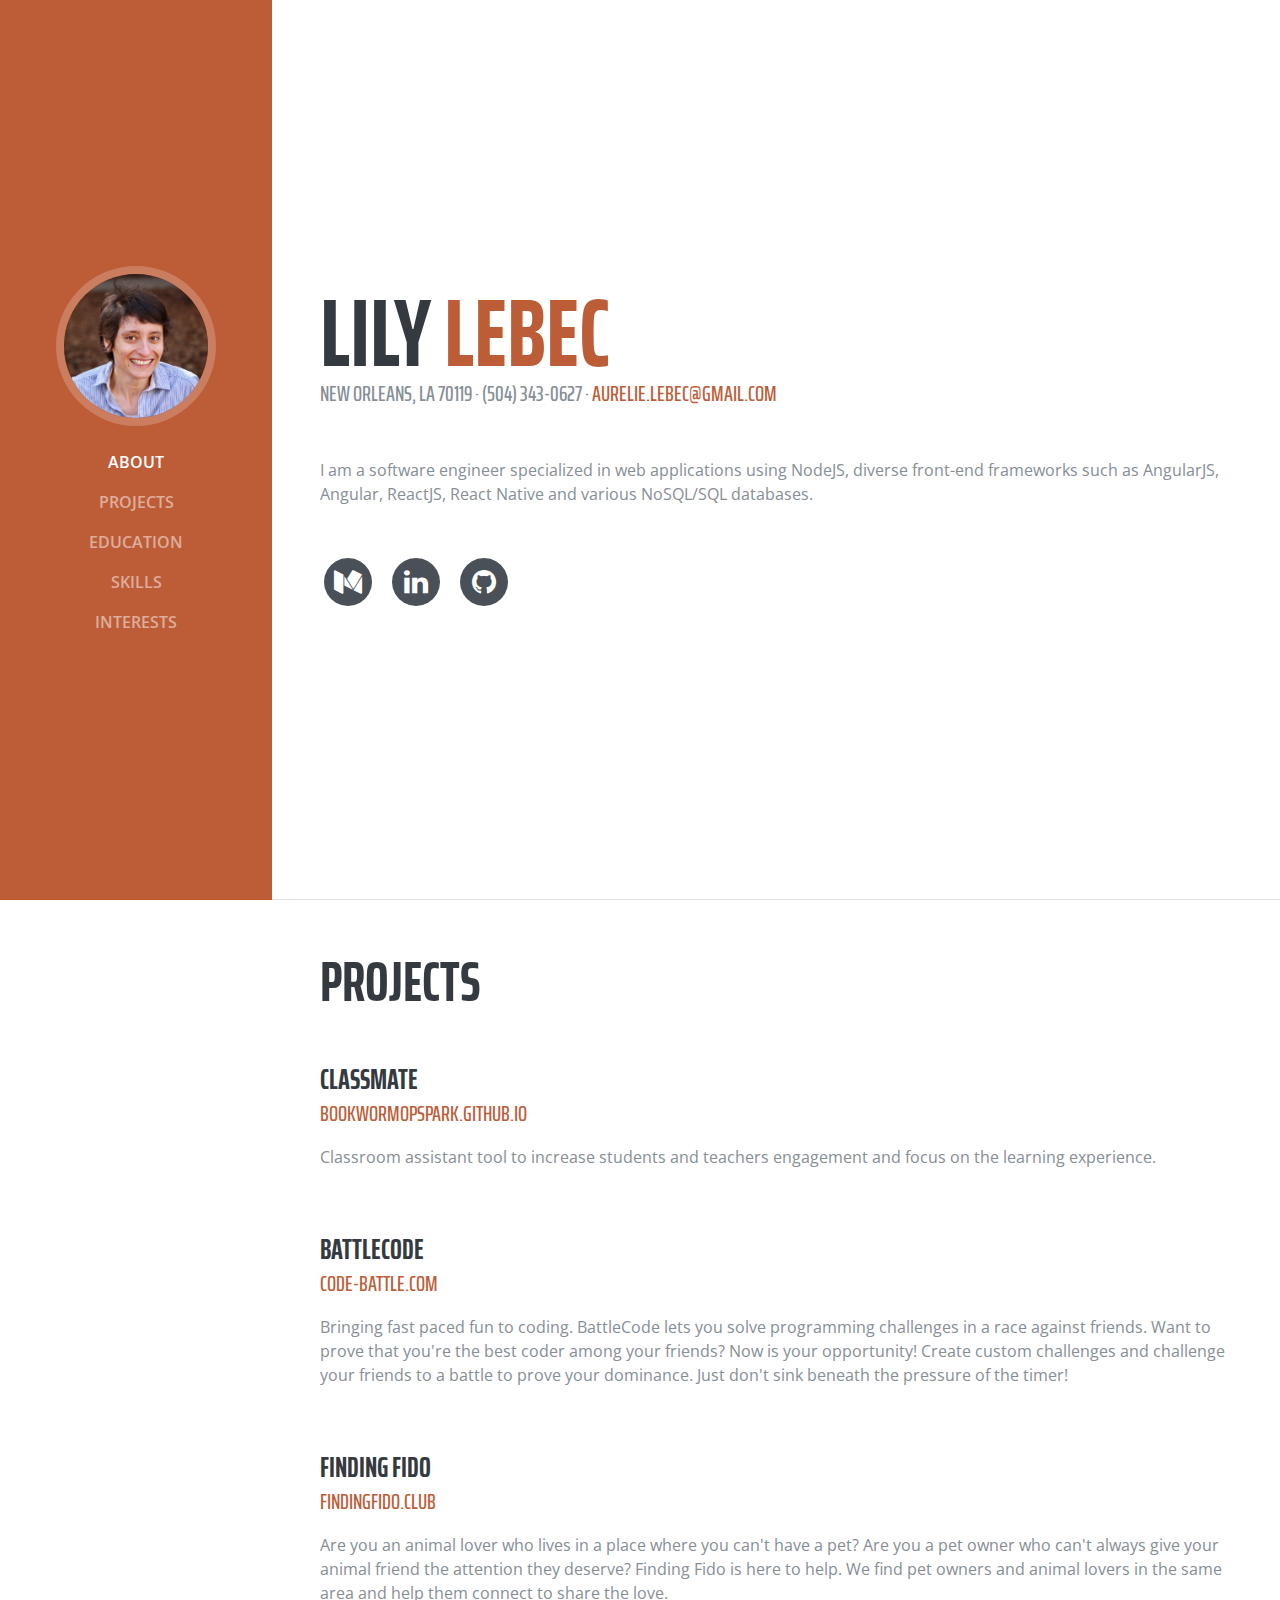
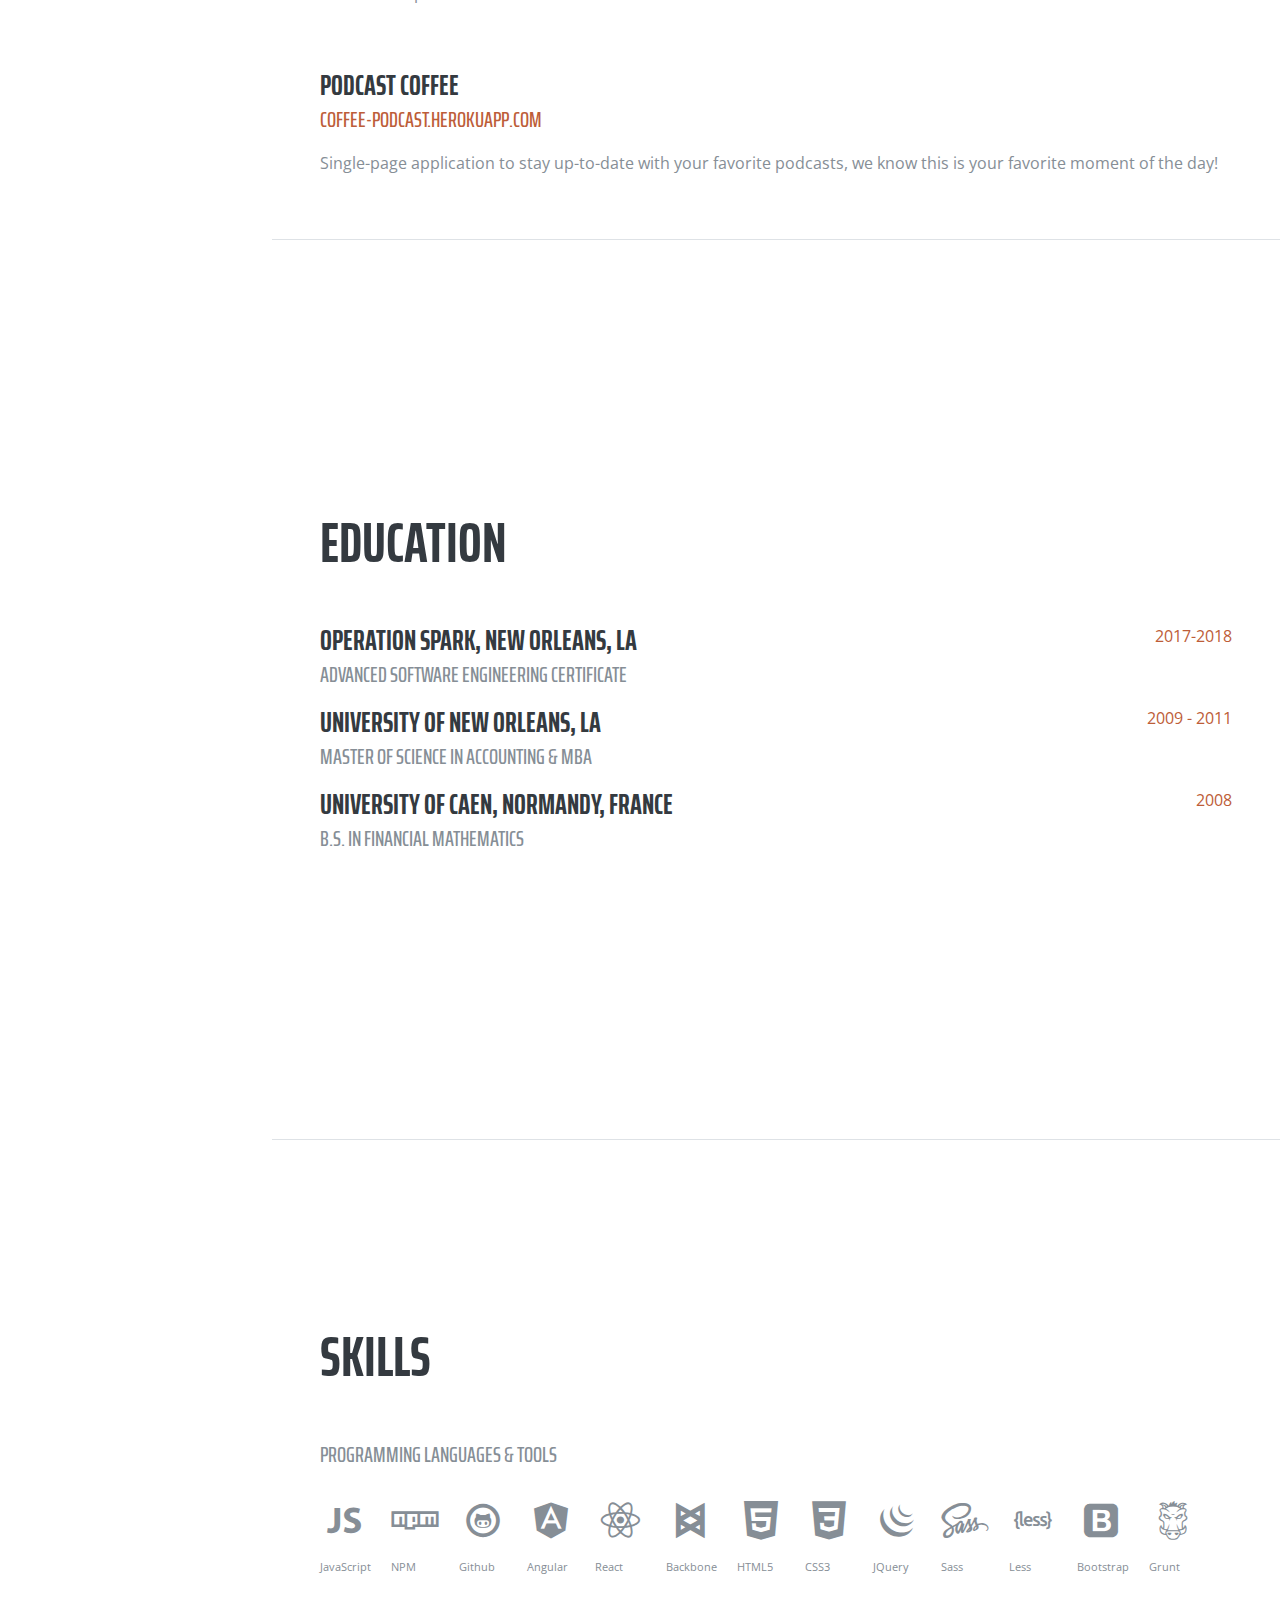
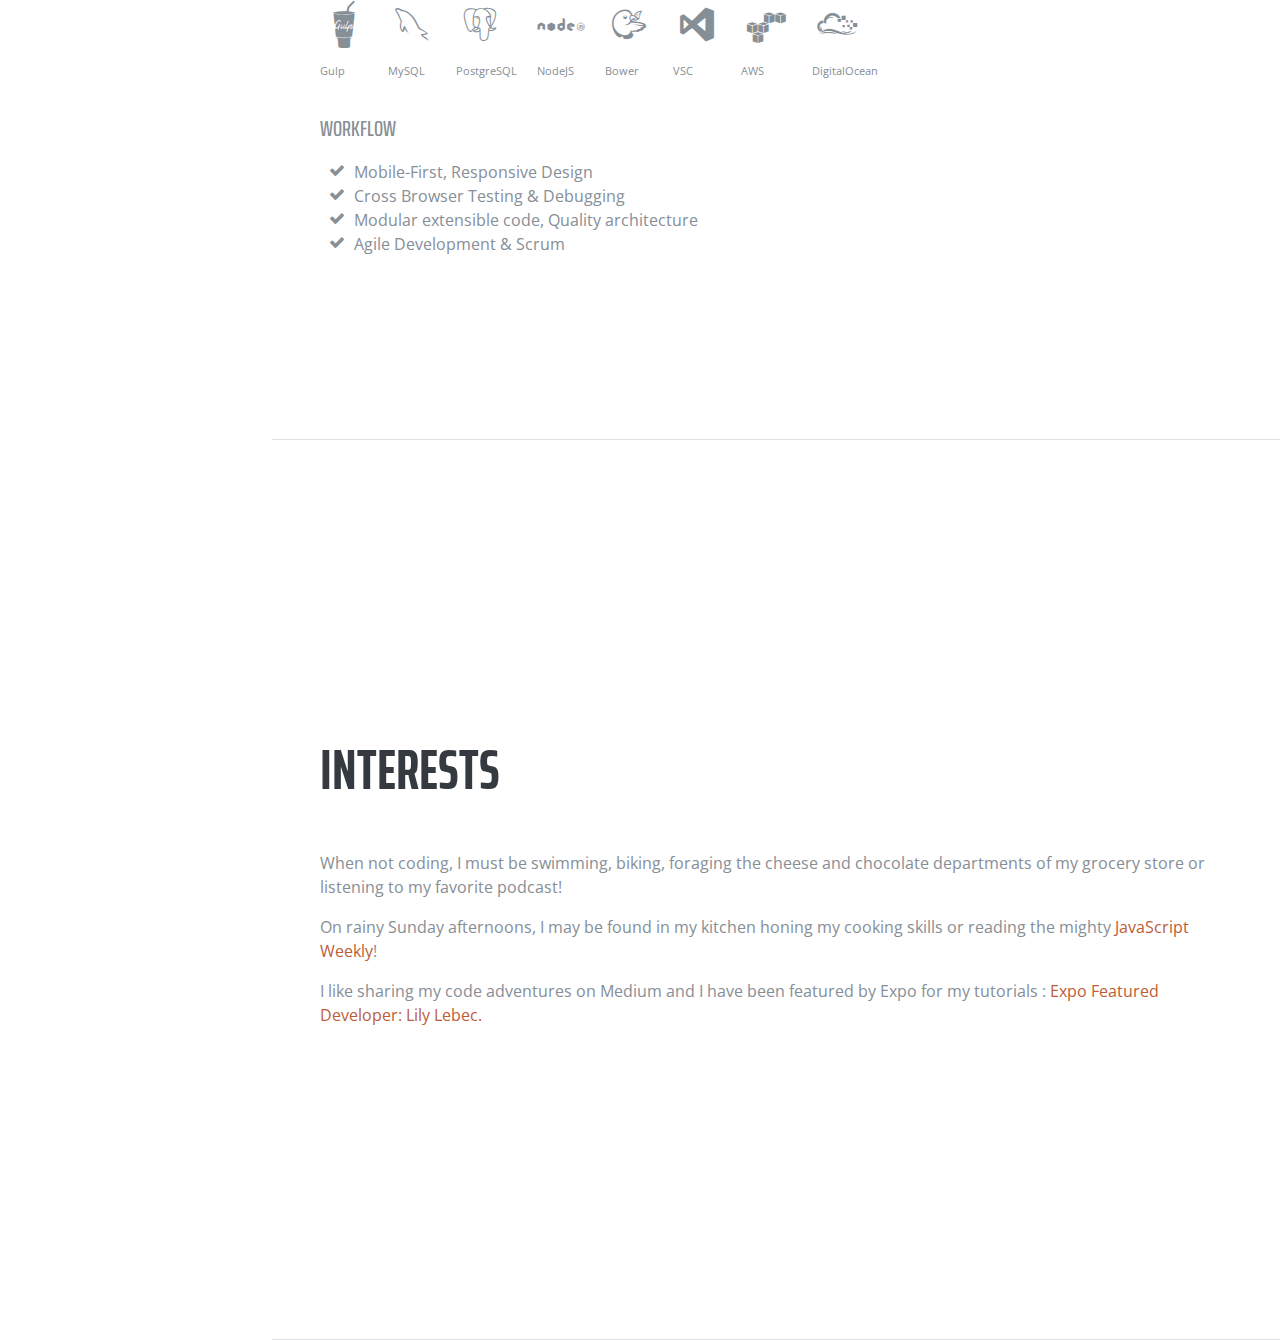
<file: index.html>
<!DOCTYPE html>
<html lang="en">

<head>

  <meta charset="utf-8">
  <meta name="viewport" content="width=device-width, initial-scale=1, shrink-to-fit=no">
  <meta name="description" content="">
  <meta name="author" content="">

  <title>LilyLebec</title>
  <link rel="icon" type="img/ico" href="img/favicon.ico">


  <!-- Bootstrap core CSS -->
  <link href="vendor/bootstrap/css/bootstrap.min.css" rel="stylesheet">

  <!-- Custom fonts for this template -->
  <link href="https://fonts.googleapis.com/css?family=Saira+Extra+Condensed:100,200,300,400,500,600,700,800,900" rel="stylesheet">
  <link href="https://fonts.googleapis.com/css?family=Open+Sans:300,300i,400,400i,600,600i,700,700i,800,800i" rel="stylesheet">
  <link href="vendor/font-awesome/css/font-awesome.min.css" rel="stylesheet">
  <link href="vendor/devicons/css/devicons.min.css" rel="stylesheet">
  <link href="vendor/simple-line-icons/css/simple-line-icons.css" rel="stylesheet">

  <!-- Custom styles for this template -->
  <link href="css/resume.min.css" rel="stylesheet">

</head>

<body id="page-top">

  <nav class="navbar navbar-expand-lg navbar-dark bg-primary fixed-top" id="sideNav">
    <a class="navbar-brand js-scroll-trigger" href="#page-top">
      <span class="d-block d-lg-none"></span>
      <span class="d-none d-lg-block">
        <img class="img-fluid img-profile rounded-circle mx-auto mb-2" src="img/LiliHeadshot2.png" alt="">
      </span>
    </a>
    <button class="navbar-toggler" type="button" data-toggle="collapse" data-target="#navbarSupportedContent" aria-controls="navbarSupportedContent"
      aria-expanded="false" aria-label="Toggle navigation">
      <span class="navbar-toggler-icon"></span>
    </button>
    <div class="collapse navbar-collapse" id="navbarSupportedContent">
      <ul class="navbar-nav">
        <li class="nav-item">
          <a class="nav-link js-scroll-trigger" href="#about">About</a>
        </li>
        <li class="nav-item">
          <a class="nav-link js-scroll-trigger" href="#experience">Projects</a>
        </li>
        <li class="nav-item">
          <a class="nav-link js-scroll-trigger" href="#education">Education</a>
        </li>
        <li class="nav-item">
          <a class="nav-link js-scroll-trigger" href="#skills">Skills</a>
        </li>
        <li class="nav-item">
          <a class="nav-link js-scroll-trigger" href="#interests">Interests</a>
        </li>
      </ul>
    </div>
  </nav>

  <div class="container-fluid p-0">

    <section class="resume-section p-3 p-lg-5 d-flex d-column" id="about">
      <div class="my-auto">
        <h1 class="mb-0">Lily
          <span class="text-primary">Lebec</span>
        </h1>
        <div class="subheading mb-5">New Orleans, LA 70119 · (504) 343-0627 ·
          <a href="mailto:name@email.com">aurelie.lebec@gmail.com</a>
        </div>
        <p class="mb-5"> I am a software engineer specialized in web applications using NodeJS, diverse front-end frameworks such as AngularJS,
          Angular, ReactJS, React Native and various NoSQL/SQL databases.</p>
        <ul class="list-inline list-social-icons mb-0">
          <li class="list-inline-item">
            <a target="_blank" href="https://medium.com/@aurelie.lebec">
              <span class="fa-stack fa-lg">
                <i class="fa fa-circle fa-stack-2x"></i>
                <i class="fa fa-medium fa-stack-1x fa-inverse"></i>
              </span>
            </a>
          </li>
          <li class="list-inline-item">
            <a target="_blank" href="https://www.linkedin.com/in/aurelie-lebec/">
              <span class="fa-stack fa-lg">
                <i class="fa fa-circle fa-stack-2x"></i>
                <i class="fa fa-linkedin fa-stack-1x fa-inverse"></i>
              </span>
            </a>
          </li>
          <li class="list-inline-item">
            <a target="_blank" href="https://github.com/aurelieuno">
              <span class="fa-stack fa-lg">
                <i class="fa fa-circle fa-stack-2x"></i>
                <i class="fa fa-github fa-stack-1x fa-inverse"></i>
              </span>
            </a>
          </li>
        </ul>
      </div>
    </section>

    <section class="resume-section p-3 p-lg-5 d-flex flex-column" id="experience">
      <div class="my-auto">
        <h2 class="mb-5">Projects</h2>

        <div class="resume-item d-flex flex-column flex-md-row mb-5">
          <div class="resume-content mr-auto">
            <h3 class="mb-0">ClassMate</h3>
            <div class="subheading mb-3">
              <a target="_blank" href='https://bookwormopspark.github.io/'>bookwormopspark.github.io</a>
            </div>
            <p>Classroom assistant tool to increase students and teachers engagement and focus on the learning experience.</p>
          </div>
        </div>

        <div class="resume-item d-flex flex-column flex-md-row mb-5">
          <div class="resume-content mr-auto">
            <h3 class="mb-0">BattleCode</h3>
            <div class="subheading mb-3">
              <a target="_blank" href='http://code-battle.com'>code-battle.com</a>
            </div>
            <p>Bringing fast paced fun to coding. BattleCode lets you solve programming challenges in a race against friends.
              Want to prove that you're the best coder among your friends? Now is your opportunity! Create custom challenges
              and challenge your friends to a battle to prove your dominance. Just don't sink beneath the pressure of the
              timer!
            </p>
          </div>
        </div>

        <div class="resume-item d-flex flex-column flex-md-row mb-5">
          <div class="resume-content mr-auto">
            <h3 class="mb-0">Finding Fido</h3>
            <div class="subheading mb-3">
              <a target="_blank" href='http://findingthefido.club'>findingfido.club</a>
            </div>
            <p>Are you an animal lover who lives in a place where you can't have a pet? Are you a pet owner who can't always
              give your animal friend the attention they deserve? Finding Fido is here to help. We find pet owners and animal
              lovers in the same area and help them connect to share the love.</p>
          </div>
        </div>

        <div class="resume-item d-flex flex-column flex-md-row">
          <div class="resume-content mr-auto">
            <h3 class="mb-0">Podcast Coffee</h3>
            <div class="subheading mb-3">
              <a target="_blank" href='https://coffee-podcast.herokuapp.com'>coffee-podcast.herokuapp.com</a>
            </div>
            <p>Single-page application to stay up-to-date with your favorite podcasts, we know this is your favorite moment
              of the day!</p>
          </div>
        </div>

      </div>

    </section>

    <section class="resume-section p-3 p-lg-5 d-flex flex-column" id="education">
      <div class="my-auto">
        <h2 class="mb-5">Education</h2>

        <div class="resume-item d-flex flex-column flex-md-row">
          <div class="resume-content mr-auto">
            <h3 class="mb-0">OPERATION SPARK, NEW ORLEANS, LA
            </h3>
            <div class="subheading mb-3">ADVANCED SOFTWARE ENGINEERING CERTIFICATE
            </div>
          </div>
          <div class="resume-date text-md-right">
            <span class="text-primary">2017-2018</span>
          </div>
        </div>

        <div class="resume-item d-flex flex-column flex-md-row">
          <div class="resume-content mr-auto">
            <h3 class="mb-0">UNIVERSITY OF NEW ORLEANS, LA</h3>
            <div class="subheading mb-3">Master of Science in Accounting & MBA</div>
          </div>
          <div class="resume-date text-md-right">
            <span class="text-primary">2009 - 2011</span>
          </div>
        </div>

        <div class="resume-item d-flex flex-column flex-md-row">
          <div class="resume-content mr-auto">
            <h3 class="mb-0">UNIVERSITY OF CAEN, NORMANDY, FRANCE</h3>
            <div class="subheading mb-3">B.S. in Financial Mathematics</div>
          </div>
          <div class="resume-date text-md-right">
            <span class="text-primary">2008</span>
          </div>
        </div>

      </div>
    </section>

    <section class="resume-section p-3 p-lg-5 d-flex flex-column" id="skills">
      <div class="my-auto">
        <h2 class="mb-5">Skills</h2>

        <div class="subheading mb-3">Programming Languages &amp; Tools</div>
        <ul class="list-inline list-icons">
          <li class="list-inline-item">
            <i class="devicons devicons-javascript"></i>
            <p class="icon-text">JavaScript</p>
          </li>
          <li class="list-inline-item">
            <i class="devicons devicons-npm"></i>
            <p class="icon-text">NPM</p>
          </li>
          <li class="list-inline-item">
            <i class="devicons devicons-github"></i>
            <p class="icon-text">Github</p>
          </li>
          <li class="list-inline-item">
            <i class="devicons devicons-angular"></i>
            <p class="icon-text">Angular</p>
          </li>
          <li class="list-inline-item">
            <i class="devicons devicons-react"></i>
            <p class="icon-text">React</p>
          </li>
          <li class="list-inline-item">
            <i class="devicons devicons-backbone"></i>
            <p class="icon-text">Backbone</p>
          </li>
          <li class="list-inline-item">
            <i class="devicons devicons-html5"></i>
            <p class="icon-text">HTML5</p>
          </li>
          <li class="list-inline-item">
            <i class="devicons devicons-css3"></i>
            <p class="icon-text">CSS3</p>
          </li>
          <li class="list-inline-item">
            <i class="devicons devicons-jquery"></i>
            <p class="icon-text">JQuery</p>
          </li>
          <li class="list-inline-item">
            <i class="devicons devicons-sass"></i>
            <p class="icon-text">Sass</p>
          </li>
          <li class="list-inline-item">
            <i class="devicons devicons-less"></i>
            <p class="icon-text">Less</p>
          </li>
          <li class="list-inline-item">
            <i class="devicons devicons-bootstrap"></i>
            <p class="icon-text">Bootstrap</p>
          </li>
          <li class="list-inline-item">
            <i class="devicons devicons-grunt"></i>
            <p class="icon-text">Grunt</p>
          </li>
          <li class="list-inline-item">
            <i class="devicons devicons-gulp"></i>
            <p class="icon-text">Gulp</p>
          </li>
          <li class="list-inline-item">
            <i class="devicons devicons-mysql"></i>
            <p class="icon-text">MySQL</p>
          </li>
          <li class="list-inline-item">
            <i class="devicons devicons-postgresql"></i>
            <p class="icon-text">PostgreSQL</p>
          </li>
          <li class="list-inline-item">
            <i class="devicons devicons-nodejs"></i>
            <p class="icon-text">NodeJS</p>
          </li>
          <li class="list-inline-item">
            <i class="devicons devicons-bower"></i>
            <p class="icon-text">Bower</p>
          </li>
          <li class="list-inline-item">
            <i class="devicons devicons-visualstudio"></i>
            <p class="icon-text">VSC</p>
          </li>
          <li class="list-inline-item">
            <i class="devicons devicons-aws"></i>
            <p class="icon-text">AWS</p>
          </li>
          <li class="list-inline-item">
            <i class="devicons devicons-digital-ocean"></i>
            <p class="icon-text">DigitalOcean</p>
          </li>
        </ul>

        <div class="subheading mb-3">Workflow</div>
        <ul class="fa-ul mb-0">
          <li>
            <i class="fa-li fa fa-check"></i>
            Mobile-First, Responsive Design</li>
          <li>
            <i class="fa-li fa fa-check"></i>
            Cross Browser Testing &amp; Debugging</li>
          <li>
            <i class="fa-li fa fa-check"></i>
            Modular extensible code, Quality architecture </li>
          <li>
            <i class="fa-li fa fa-check"></i>
            Agile Development &amp; Scrum</li>
        </ul>
      </div>
    </section>

    <section class="resume-section p-3 p-lg-5 d-flex flex-column" id="interests">
      <div class="my-auto">
        <h2 class="mb-5">Interests</h2>
        <p>When not coding, I must be swimming, biking, foraging the cheese and chocolate departments of my grocery store or
          listening to my favorite podcast! </p>
        <p>On rainy Sunday afternoons, I may be found in my kitchen honing my cooking skills or reading the mighty
          <a target="_blank" href="http://javascriptweekly.com/">JavaScript Weekly</a>!
        </p>
        <p>I like sharing my code adventures on Medium and I have been featured by Expo for my tutorials :
          <a target="_blank" href="https://blog.expo.io/expo-featured-developer-lily-lebec-50903a94b03b">Expo Featured Developer: Lily Lebec. </a>
        </p>
      </div>
    </section>
  </div>

  <!-- Bootstrap core JavaScript -->
  <script src="vendor/jquery/jquery.min.js"></script>
  <script src="vendor/bootstrap/js/bootstrap.bundle.min.js"></script>

  <!-- Plugin JavaScript -->
  <script src="vendor/jquery-easing/jquery.easing.min.js"></script>

  <!-- Custom scripts for this template -->
  <script src="js/resume.min.js"></script>

</body>

</html>
</file>
<file: vendor/simple-line-icons/css/simple-line-icons.css>
@font-face {
  font-family: 'simple-line-icons';
  src: url('../fonts/Simple-Line-Icons.eot?v=2.4.0');
  src: url('../fonts/Simple-Line-Icons.eot?v=2.4.0#iefix') format('embedded-opentype'), url('../fonts/Simple-Line-Icons.woff2?v=2.4.0') format('woff2'), url('../fonts/Simple-Line-Icons.ttf?v=2.4.0') format('truetype'), url('../fonts/Simple-Line-Icons.woff?v=2.4.0') format('woff'), url('../fonts/Simple-Line-Icons.svg?v=2.4.0#simple-line-icons') format('svg');
  font-weight: normal;
  font-style: normal;
}
/*
 Use the following CSS code if you want to have a class per icon.
 Instead of a list of all class selectors, you can use the generic [class*="icon-"] selector, but it's slower:
*/
.icon-user,
.icon-people,
.icon-user-female,
.icon-user-follow,
.icon-user-following,
.icon-user-unfollow,
.icon-login,
.icon-logout,
.icon-emotsmile,
.icon-phone,
.icon-call-end,
.icon-call-in,
.icon-call-out,
.icon-map,
.icon-location-pin,
.icon-direction,
.icon-directions,
.icon-compass,
.icon-layers,
.icon-menu,
.icon-list,
.icon-options-vertical,
.icon-options,
.icon-arrow-down,
.icon-arrow-left,
.icon-arrow-right,
.icon-arrow-up,
.icon-arrow-up-circle,
.icon-arrow-left-circle,
.icon-arrow-right-circle,
.icon-arrow-down-circle,
.icon-check,
.icon-clock,
.icon-plus,
.icon-minus,
.icon-close,
.icon-event,
.icon-exclamation,
.icon-organization,
.icon-trophy,
.icon-screen-smartphone,
.icon-screen-desktop,
.icon-plane,
.icon-notebook,
.icon-mustache,
.icon-mouse,
.icon-magnet,
.icon-energy,
.icon-disc,
.icon-cursor,
.icon-cursor-move,
.icon-crop,
.icon-chemistry,
.icon-speedometer,
.icon-shield,
.icon-screen-tablet,
.icon-magic-wand,
.icon-hourglass,
.icon-graduation,
.icon-ghost,
.icon-game-controller,
.icon-fire,
.icon-eyeglass,
.icon-envelope-open,
.icon-envelope-letter,
.icon-bell,
.icon-badge,
.icon-anchor,
.icon-wallet,
.icon-vector,
.icon-speech,
.icon-puzzle,
.icon-printer,
.icon-present,
.icon-playlist,
.icon-pin,
.icon-picture,
.icon-handbag,
.icon-globe-alt,
.icon-globe,
.icon-folder-alt,
.icon-folder,
.icon-film,
.icon-feed,
.icon-drop,
.icon-drawer,
.icon-docs,
.icon-doc,
.icon-diamond,
.icon-cup,
.icon-calculator,
.icon-bubbles,
.icon-briefcase,
.icon-book-open,
.icon-basket-loaded,
.icon-basket,
.icon-bag,
.icon-action-undo,
.icon-action-redo,
.icon-wrench,
.icon-umbrella,
.icon-trash,
.icon-tag,
.icon-support,
.icon-frame,
.icon-size-fullscreen,
.icon-size-actual,
.icon-shuffle,
.icon-share-alt,
.icon-share,
.icon-rocket,
.icon-question,
.icon-pie-chart,
.icon-pencil,
.icon-note,
.icon-loop,
.icon-home,
.icon-grid,
.icon-graph,
.icon-microphone,
.icon-music-tone-alt,
.icon-music-tone,
.icon-earphones-alt,
.icon-earphones,
.icon-equalizer,
.icon-like,
.icon-dislike,
.icon-control-start,
.icon-control-rewind,
.icon-control-play,
.icon-control-pause,
.icon-control-forward,
.icon-control-end,
.icon-volume-1,
.icon-volume-2,
.icon-volume-off,
.icon-calendar,
.icon-bulb,
.icon-chart,
.icon-ban,
.icon-bubble,
.icon-camrecorder,
.icon-camera,
.icon-cloud-download,
.icon-cloud-upload,
.icon-envelope,
.icon-eye,
.icon-flag,
.icon-heart,
.icon-info,
.icon-key,
.icon-link,
.icon-lock,
.icon-lock-open,
.icon-magnifier,
.icon-magnifier-add,
.icon-magnifier-remove,
.icon-paper-clip,
.icon-paper-plane,
.icon-power,
.icon-refresh,
.icon-reload,
.icon-settings,
.icon-star,
.icon-symbol-female,
.icon-symbol-male,
.icon-target,
.icon-credit-card,
.icon-paypal,
.icon-social-tumblr,
.icon-social-twitter,
.icon-social-facebook,
.icon-social-instagram,
.icon-social-linkedin,
.icon-social-pinterest,
.icon-social-github,
.icon-social-google,
.icon-social-reddit,
.icon-social-skype,
.icon-social-dribbble,
.icon-social-behance,
.icon-social-foursqare,
.icon-social-soundcloud,
.icon-social-spotify,
.icon-social-stumbleupon,
.icon-social-youtube,
.icon-social-dropbox,
.icon-social-vkontakte,
.icon-social-steam {
  font-family: 'simple-line-icons';
  speak: none;
  font-style: normal;
  font-weight: normal;
  font-variant: normal;
  text-transform: none;
  line-height: 1;
  /* Better Font Rendering =========== */
  -webkit-font-smoothing: antialiased;
  -moz-osx-font-smoothing: grayscale;
}
.icon-user:before {
  content: "\e005";
}
.icon-people:before {
  content: "\e001";
}
.icon-user-female:before {
  content: "\e000";
}
.icon-user-follow:before {
  content: "\e002";
}
.icon-user-following:before {
  content: "\e003";
}
.icon-user-unfollow:before {
  content: "\e004";
}
.icon-login:before {
  content: "\e066";
}
.icon-logout:before {
  content: "\e065";
}
.icon-emotsmile:before {
  content: "\e021";
}
.icon-phone:before {
  content: "\e600";
}
.icon-call-end:before {
  content: "\e048";
}
.icon-call-in:before {
  content: "\e047";
}
.icon-call-out:before {
  content: "\e046";
}
.icon-map:before {
  content: "\e033";
}
.icon-location-pin:before {
  content: "\e096";
}
.icon-direction:before {
  content: "\e042";
}
.icon-directions:before {
  content: "\e041";
}
.icon-compass:before {
  content: "\e045";
}
.icon-layers:before {
  content: "\e034";
}
.icon-menu:before {
  content: "\e601";
}
.icon-list:before {
  content: "\e067";
}
.icon-options-vertical:before {
  content: "\e602";
}
.icon-options:before {
  content: "\e603";
}
.icon-arrow-down:before {
  content: "\e604";
}
.icon-arrow-left:before {
  content: "\e605";
}
.icon-arrow-right:before {
  content: "\e606";
}
.icon-arrow-up:before {
  content: "\e607";
}
.icon-arrow-up-circle:before {
  content: "\e078";
}
.icon-arrow-left-circle:before {
  content: "\e07a";
}
.icon-arrow-right-circle:before {
  content: "\e079";
}
.icon-arrow-down-circle:before {
  content: "\e07b";
}
.icon-check:before {
  content: "\e080";
}
.icon-clock:before {
  content: "\e081";
}
.icon-plus:before {
  content: "\e095";
}
.icon-minus:before {
  content: "\e615";
}
.icon-close:before {
  content: "\e082";
}
.icon-event:before {
  content: "\e619";
}
.icon-exclamation:before {
  content: "\e617";
}
.icon-organization:before {
  content: "\e616";
}
.icon-trophy:before {
  content: "\e006";
}
.icon-screen-smartphone:before {
  content: "\e010";
}
.icon-screen-desktop:before {
  content: "\e011";
}
.icon-plane:before {
  content: "\e012";
}
.icon-notebook:before {
  content: "\e013";
}
.icon-mustache:before {
  content: "\e014";
}
.icon-mouse:before {
  content: "\e015";
}
.icon-magnet:before {
  content: "\e016";
}
.icon-energy:before {
  content: "\e020";
}
.icon-disc:before {
  content: "\e022";
}
.icon-cursor:before {
  content: "\e06e";
}
.icon-cursor-move:before {
  content: "\e023";
}
.icon-crop:before {
  content: "\e024";
}
.icon-chemistry:before {
  content: "\e026";
}
.icon-speedometer:before {
  content: "\e007";
}
.icon-shield:before {
  content: "\e00e";
}
.icon-screen-tablet:before {
  content: "\e00f";
}
.icon-magic-wand:before {
  content: "\e017";
}
.icon-hourglass:before {
  content: "\e018";
}
.icon-graduation:before {
  content: "\e019";
}
.icon-ghost:before {
  content: "\e01a";
}
.icon-game-controller:before {
  content: "\e01b";
}
.icon-fire:before {
  content: "\e01c";
}
.icon-eyeglass:before {
  content: "\e01d";
}
.icon-envelope-open:before {
  content: "\e01e";
}
.icon-envelope-letter:before {
  content: "\e01f";
}
.icon-bell:before {
  content: "\e027";
}
.icon-badge:before {
  content: "\e028";
}
.icon-anchor:before {
  content: "\e029";
}
.icon-wallet:before {
  content: "\e02a";
}
.icon-vector:before {
  content: "\e02b";
}
.icon-speech:before {
  content: "\e02c";
}
.icon-puzzle:before {
  content: "\e02d";
}
.icon-printer:before {
  content: "\e02e";
}
.icon-present:before {
  content: "\e02f";
}
.icon-playlist:before {
  content: "\e030";
}
.icon-pin:before {
  content: "\e031";
}
.icon-picture:before {
  content: "\e032";
}
.icon-handbag:before {
  content: "\e035";
}
.icon-globe-alt:before {
  content: "\e036";
}
.icon-globe:before {
  content: "\e037";
}
.icon-folder-alt:before {
  content: "\e039";
}
.icon-folder:before {
  content: "\e089";
}
.icon-film:before {
  content: "\e03a";
}
.icon-feed:before {
  content: "\e03b";
}
.icon-drop:before {
  content: "\e03e";
}
.icon-drawer:before {
  content: "\e03f";
}
.icon-docs:before {
  content: "\e040";
}
.icon-doc:before {
  content: "\e085";
}
.icon-diamond:before {
  content: "\e043";
}
.icon-cup:before {
  content: "\e044";
}
.icon-calculator:before {
  content: "\e049";
}
.icon-bubbles:before {
  content: "\e04a";
}
.icon-briefcase:before {
  content: "\e04b";
}
.icon-book-open:before {
  content: "\e04c";
}
.icon-basket-loaded:before {
  content: "\e04d";
}
.icon-basket:before {
  content: "\e04e";
}
.icon-bag:before {
  content: "\e04f";
}
.icon-action-undo:before {
  content: "\e050";
}
.icon-action-redo:before {
  content: "\e051";
}
.icon-wrench:before {
  content: "\e052";
}
.icon-umbrella:before {
  content: "\e053";
}
.icon-trash:before {
  content: "\e054";
}
.icon-tag:before {
  content: "\e055";
}
.icon-support:before {
  content: "\e056";
}
.icon-frame:before {
  content: "\e038";
}
.icon-size-fullscreen:before {
  content: "\e057";
}
.icon-size-actual:before {
  content: "\e058";
}
.icon-shuffle:before {
  content: "\e059";
}
.icon-share-alt:before {
  content: "\e05a";
}
.icon-share:before {
  content: "\e05b";
}
.icon-rocket:before {
  content: "\e05c";
}
.icon-question:before {
  content: "\e05d";
}
.icon-pie-chart:before {
  content: "\e05e";
}
.icon-pencil:before {
  content: "\e05f";
}
.icon-note:before {
  content: "\e060";
}
.icon-loop:before {
  content: "\e064";
}
.icon-home:before {
  content: "\e069";
}
.icon-grid:before {
  content: "\e06a";
}
.icon-graph:before {
  content: "\e06b";
}
.icon-microphone:before {
  content: "\e063";
}
.icon-music-tone-alt:before {
  content: "\e061";
}
.icon-music-tone:before {
  content: "\e062";
}
.icon-earphones-alt:before {
  content: "\e03c";
}
.icon-earphones:before {
  content: "\e03d";
}
.icon-equalizer:before {
  content: "\e06c";
}
.icon-like:before {
  content: "\e068";
}
.icon-dislike:before {
  content: "\e06d";
}
.icon-control-start:before {
  content: "\e06f";
}
.icon-control-rewind:before {
  content: "\e070";
}
.icon-control-play:before {
  content: "\e071";
}
.icon-control-pause:before {
  content: "\e072";
}
.icon-control-forward:before {
  content: "\e073";
}
.icon-control-end:before {
  content: "\e074";
}
.icon-volume-1:before {
  content: "\e09f";
}
.icon-volume-2:before {
  content: "\e0a0";
}
.icon-volume-off:before {
  content: "\e0a1";
}
.icon-calendar:before {
  content: "\e075";
}
.icon-bulb:before {
  content: "\e076";
}
.icon-chart:before {
  content: "\e077";
}
.icon-ban:before {
  content: "\e07c";
}
.icon-bubble:before {
  content: "\e07d";
}
.icon-camrecorder:before {
  content: "\e07e";
}
.icon-camera:before {
  content: "\e07f";
}
.icon-cloud-download:before {
  content: "\e083";
}
.icon-cloud-upload:before {
  content: "\e084";
}
.icon-envelope:before {
  content: "\e086";
}
.icon-eye:before {
  content: "\e087";
}
.icon-flag:before {
  content: "\e088";
}
.icon-heart:before {
  content: "\e08a";
}
.icon-info:before {
  content: "\e08b";
}
.icon-key:before {
  content: "\e08c";
}
.icon-link:before {
  content: "\e08d";
}
.icon-lock:before {
  content: "\e08e";
}
.icon-lock-open:before {
  content: "\e08f";
}
.icon-magnifier:before {
  content: "\e090";
}
.icon-magnifier-add:before {
  content: "\e091";
}
.icon-magnifier-remove:before {
  content: "\e092";
}
.icon-paper-clip:before {
  content: "\e093";
}
.icon-paper-plane:before {
  content: "\e094";
}
.icon-power:before {
  content: "\e097";
}
.icon-refresh:before {
  content: "\e098";
}
.icon-reload:before {
  content: "\e099";
}
.icon-settings:before {
  content: "\e09a";
}
.icon-star:before {
  content: "\e09b";
}
.icon-symbol-female:before {
  content: "\e09c";
}
.icon-symbol-male:before {
  content: "\e09d";
}
.icon-target:before {
  content: "\e09e";
}
.icon-credit-card:before {
  content: "\e025";
}
.icon-paypal:before {
  content: "\e608";
}
.icon-social-tumblr:before {
  content: "\e00a";
}
.icon-social-twitter:before {
  content: "\e009";
}
.icon-social-facebook:before {
  content: "\e00b";
}
.icon-social-instagram:before {
  content: "\e609";
}
.icon-social-linkedin:before {
  content: "\e60a";
}
.icon-social-pinterest:before {
  content: "\e60b";
}
.icon-social-github:before {
  content: "\e60c";
}
.icon-social-google:before {
  content: "\e60d";
}
.icon-social-reddit:before {
  content: "\e60e";
}
.icon-social-skype:before {
  content: "\e60f";
}
.icon-social-dribbble:before {
  content: "\e00d";
}
.icon-social-behance:before {
  content: "\e610";
}
.icon-social-foursqare:before {
  content: "\e611";
}
.icon-social-soundcloud:before {
  content: "\e612";
}
.icon-social-spotify:before {
  content: "\e613";
}
.icon-social-stumbleupon:before {
  content: "\e614";
}
.icon-social-youtube:before {
  content: "\e008";
}
.icon-social-dropbox:before {
  content: "\e00c";
}
.icon-social-vkontakte:before {
  content: "\e618";
}
.icon-social-steam:before {
  content: "\e620";
}
</file>
<file: vendor/devicons/css/devicons.min.css>
/*!
 *  Devicons 1.8.0 made by Theodore Vorillas / http://vorillaz.com 
 */
@font-face{font-family:devicons;src:url(../fonts/devicons.eot?xqxft6);src:url(../fonts/devicons.eot?#iefixxqxft6) format("embedded-opentype"),url(../fonts/devicons.woff?xqxft6) format("woff"),url(../fonts/devicons.ttf?xqxft6) format("truetype"),url(../fonts/devicons.svg?xqxft6#devicons) format("svg");font-weight:400;font-style:normal}.devicons{font-family:devicons;speak:none;font-style:normal;font-weight:400;font-variant:normal;text-transform:none;line-height:1;-webkit-font-smoothing:antialiased;-moz-osx-font-smoothing:grayscale}.devicons-git:before{content:"\e602"}.devicons-git_compare:before{content:"\e628"}.devicons-git_branch:before{content:"\e625"}.devicons-git_commit:before{content:"\e629"}.devicons-git_pull_request:before{content:"\e626"}.devicons-git_merge:before{content:"\e627"}.devicons-bitbucket:before{content:"\e603"}.devicons-github_alt:before{content:"\e608"}.devicons-github_badge:before{content:"\e609"}.devicons-github:before{content:"\e60a"}.devicons-github_full:before{content:"\e617"}.devicons-java:before{content:"\e638"}.devicons-ruby:before{content:"\e639"}.devicons-scala:before{content:"\e637"}.devicons-python:before{content:"\e63c"}.devicons-go:before{content:"\e624"}.devicons-ruby_on_rails:before{content:"\e63b"}.devicons-django:before{content:"\e61d"}.devicons-markdown:before{content:"\e63e"}.devicons-php:before{content:"\e63d"}.devicons-mysql:before{content:"\e604"}.devicons-streamline:before{content:"\e605"}.devicons-database:before{content:"\e606"}.devicons-laravel:before{content:"\e63f"}.devicons-javascript:before{content:"\e64e"}.devicons-angular:before{content:"\e653"}.devicons-backbone:before{content:"\e652"}.devicons-coffeescript:before{content:"\e651"}.devicons-jquery:before{content:"\e650"}.devicons-modernizr:before{content:"\e620"}.devicons-jquery_ui:before{content:"\e654"}.devicons-ember:before{content:"\e61b"}.devicons-dojo:before{content:"\e61c"}.devicons-nodejs:before{content:"\e619"}.devicons-nodejs_small:before{content:"\e618"}.devicons-javascript_shield:before{content:"\e64f"}.devicons-bootstrap:before{content:"\e647"}.devicons-sass:before{content:"\e64b"}.devicons-css3_full:before{content:"\e64a"}.devicons-css3:before{content:"\e649"}.devicons-html5:before{content:"\e636"}.devicons-html5_multimedia:before{content:"\e632"}.devicons-html5_device_access:before{content:"\e633"}.devicons-html5_3d_effects:before{content:"\e635"}.devicons-html5_connectivity:before{content:"\e634"}.devicons-ghost_small:before{content:"\e614"}.devicons-ghost:before{content:"\e61f"}.devicons-magento:before{content:"\e640"}.devicons-joomla:before{content:"\e641"}.devicons-jekyll_small:before{content:"\e60d"}.devicons-drupal:before{content:"\e642"}.devicons-wordpress:before{content:"\e60b"}.devicons-grunt:before{content:"\e64c"}.devicons-bower:before{content:"\e64d"}.devicons-npm:before{content:"\e61e"}.devicons-yahoo_small:before{content:"\e62b"}.devicons-yahoo:before{content:"\e615"}.devicons-bing_small:before{content:"\e600"}.devicons-windows:before{content:"\e60f"}.devicons-linux:before{content:"\e612"}.devicons-ubuntu:before{content:"\e63a"}.devicons-android:before{content:"\e60e"}.devicons-apple:before{content:"\e611"}.devicons-appstore:before{content:"\e613"}.devicons-phonegap:before{content:"\e630"}.devicons-blackberry:before{content:"\e623"}.devicons-stackoverflow:before{content:"\e610"}.devicons-techcrunch:before{content:"\e62c"}.devicons-codrops:before{content:"\e62f"}.devicons-css_tricks:before{content:"\e601"}.devicons-smashing_magazine:before{content:"\e62d"}.devicons-netmagazine:before{content:"\e62e"}.devicons-codepen:before{content:"\e616"}.devicons-cssdeck:before{content:"\e62a"}.devicons-hackernews:before{content:"\e61a"}.devicons-dropbox:before{content:"\e607"}.devicons-google_drive:before{content:"\e631"}.devicons-visualstudio:before{content:"\e60c"}.devicons-unity_small:before{content:"\e621"}.devicons-raspberry_pi:before{content:"\e622"}.devicons-chrome:before{content:"\e643"}.devicons-ie:before{content:"\e644"}.devicons-firefox:before{content:"\e645"}.devicons-opera:before{content:"\e646"}.devicons-safari:before{content:"\e648"}.devicons-swift:before{content:"\e655"}.devicons-symfony:before{content:"\e656"}.devicons-symfony_badge:before{content:"\e657"}.devicons-less:before{content:"\e658"}.devicons-stylus:before{content:"\e659"}.devicons-trello:before{content:"\e65a"}.devicons-atlassian:before{content:"\e65b"}.devicons-jira:before{content:"\e65c"}.devicons-envato:before{content:"\e65d"}.devicons-snap_svg:before{content:"\e65e"}.devicons-raphael:before{content:"\e65f"}.devicons-google_analytics:before{content:"\e660"}.devicons-compass:before{content:"\e661"}.devicons-onedrive:before{content:"\e662"}.devicons-gulp:before{content:"\e663"}.devicons-atom:before{content:"\e664"}.devicons-cisco:before{content:"\e665"}.devicons-nancy:before{content:"\e666"}.devicons-clojure:before{content:"\e668"}.devicons-clojure_alt:before{content:"\e66a"}.devicons-perl:before{content:"\e669"}.devicons-celluloid:before{content:"\e66b"}.devicons-w3c:before{content:"\e66c"}.devicons-redis:before{content:"\e66d"}.devicons-postgresql:before{content:"\e66e"}.devicons-webplatform:before{content:"\e66f"}.devicons-jenkins:before{content:"\e667"}.devicons-requirejs:before{content:"\e670"}.devicons-opensource:before{content:"\e671"}.devicons-typo3:before{content:"\e672"}.devicons-uikit:before{content:"\e673"}.devicons-doctrine:before{content:"\e674"}.devicons-groovy:before{content:"\e675"}.devicons-nginx:before{content:"\e676"}.devicons-haskell:before{content:"\e677"}.devicons-zend:before{content:"\e678"}.devicons-gnu:before{content:"\e679"}.devicons-yeoman:before{content:"\e67a"}.devicons-heroku:before{content:"\e67b"}.devicons-debian:before{content:"\e67d"}.devicons-travis:before{content:"\e67e"}.devicons-dotnet:before{content:"\e67f"}.devicons-codeigniter:before{content:"\e680"}.devicons-javascript_badge:before{content:"\e681"}.devicons-yii:before{content:"\e682"}.devicons-msql_server:before{content:"\e67c"}.devicons-composer:before{content:"\e683"}.devicons-krakenjs_badge:before{content:"\e684"}.devicons-krakenjs:before{content:"\e685"}.devicons-mozilla:before{content:"\e686"}.devicons-firebase:before{content:"\e687"}.devicons-sizzlejs:before{content:"\e688"}.devicons-creativecommons:before{content:"\e689"}.devicons-creativecommons_badge:before{content:"\e68a"}.devicons-mitlicence:before{content:"\e68b"}.devicons-senchatouch:before{content:"\e68c"}.devicons-bugsense:before{content:"\e68d"}.devicons-extjs:before{content:"\e68e"}.devicons-mootools_badge:before{content:"\e68f"}.devicons-mootools:before{content:"\e690"}.devicons-ruby_rough:before{content:"\e691"}.devicons-komodo:before{content:"\e692"}.devicons-coda:before{content:"\e693"}.devicons-bintray:before{content:"\e694"}.devicons-terminal:before{content:"\e695"}.devicons-code:before{content:"\e696"}.devicons-responsive:before{content:"\e697"}.devicons-dart:before{content:"\e698"}.devicons-aptana:before{content:"\e699"}.devicons-mailchimp:before{content:"\e69a"}.devicons-netbeans:before{content:"\e69b"}.devicons-dreamweaver:before{content:"\e69c"}.devicons-brackets:before{content:"\e69d"}.devicons-eclipse:before{content:"\e69e"}.devicons-cloud9:before{content:"\e69f"}.devicons-scrum:before{content:"\e6a0"}.devicons-prolog:before{content:"\e6a1"}.devicons-terminal_badge:before{content:"\e6a2"}.devicons-code_badge:before{content:"\e6a3"}.devicons-mongodb:before{content:"\e6a4"}.devicons-meteor:before{content:"\e6a5"}.devicons-meteorfull:before{content:"\e6a6"}.devicons-fsharp:before{content:"\e6a7"}.devicons-rust:before{content:"\e6a8"}.devicons-ionic:before{content:"\e6a9"}.devicons-sublime:before{content:"\e6aa"}.devicons-appcelerator:before{content:"\e6ab"}.devicons-asterisk:before{content:"\e6ac"}.devicons-aws:before{content:"\e6ad"}.devicons-digital-ocean:before{content:"\e6ae"}.devicons-dlang:before{content:"\e6af"}.devicons-docker:before{content:"\e6b0"}.devicons-erlang:before{content:"\e6b1"}.devicons-google-cloud-platform:before{content:"\e6b2"}.devicons-grails:before{content:"\e6b3"}.devicons-illustrator:before{content:"\e6b4"}.devicons-intellij:before{content:"\e6b5"}.devicons-materializecss:before{content:"\e6b6"}.devicons-openshift:before{content:"\e6b7"}.devicons-photoshop:before{content:"\e6b8"}.devicons-rackspace:before{content:"\e6b9"}.devicons-react:before{content:"\e6ba"}.devicons-redhat:before{content:"\e6bb"}.devicons-scriptcs:before{content:"\e6bc"}.devicons-sqllite:before{content:"\e6c4"}.devicons-vim:before{content:"\e6c5"}
</file>
<file: css/resume.min.css>
body {
  font-family: 'Open Sans', serif;
  padding-top: 54px;
  color: #868e96
}

@media (min-width:992px) {
  body {
    padding-top: 0;
    padding-left: 17rem
  }
}

h1,
h2,
h3,
h4,
h5,
h6 {
  font-family: 'Saira Extra Condensed', serif;
  font-weight: 700;
  text-transform: uppercase;
  color: #343a40
}

h1 {
  font-size: 6rem;
  line-height: 5.5rem
}

h2 {
  font-size: 3.5rem
}

.subheading {
  text-transform: uppercase;
  font-weight: 500;
  font-family: 'Saira Extra Condensed', serif;
  font-size: 1.35rem
}

.list-social-icons a {
  color: #495057
}

.list-social-icons a:hover {
  color: #bd5d38
}

.list-social-icons a .fa-lg {
  font-size: 1.75rem
}

.list-icons {
  font-size: 3rem
}

.list-icons .list-inline-item i:hover {
  color: #bd5d38
}

#sideNav .navbar-nav .nav-item .nav-link {
  font-weight: 600;
  text-transform: uppercase
}

@media (min-width:992px) {
  #sideNav {
    text-align: center;
    position: fixed;
    top: 0;
    left: 0;
    display: flex;
    flex-direction: column;
    width: 17rem;
    height: 100vh
  }
  #sideNav .navbar-brand {
    display: flex;
    margin: auto auto 0;
    padding: .5rem
  }
  #sideNav .navbar-brand .img-profile {
    max-width: 10rem;
    max-height: 10rem;
    border: .5rem solid rgba(255, 255, 255, .2)
  }
  #sideNav .navbar-collapse {
    display: flex;
    align-items: flex-start;
    flex-grow: 0;
    width: 100%;
    margin-bottom: auto
  }
  #sideNav .navbar-collapse .navbar-nav {
    flex-direction: column;
    width: 100%
  }
  #sideNav .navbar-collapse .navbar-nav .nav-item {
    display: block
  }
  #sideNav .navbar-collapse .navbar-nav .nav-item .nav-link {
    display: block
  }
}

section.resume-section {
  border-bottom: 1px solid #dee2e6;
  padding-top: 5rem !important;
  padding-bottom: 5rem !important
}

section.resume-section .resume-item .resume-date {
  min-width: none
}

@media (min-width:768px) {
  section.resume-section {
    min-height: 100vh
  }
  section.resume-section .resume-item .resume-date {
    min-width: 18rem
  }
}

@media (min-width:992px) {
  section.resume-section {
    padding-top: 3rem !important;
    padding-bottom: 3rem !important
  }
}

.bg-primary {
  background-color: #bd5d38 !important
}

.text-primary {
  color: #bd5d38 !important
}

a {
  color: #bd5d38
}

a:active,
a:focus,
a:hover {
  color: #824027
}

.icon-text {
  font-size: 11px;
  align-items: center;
}
</file>
